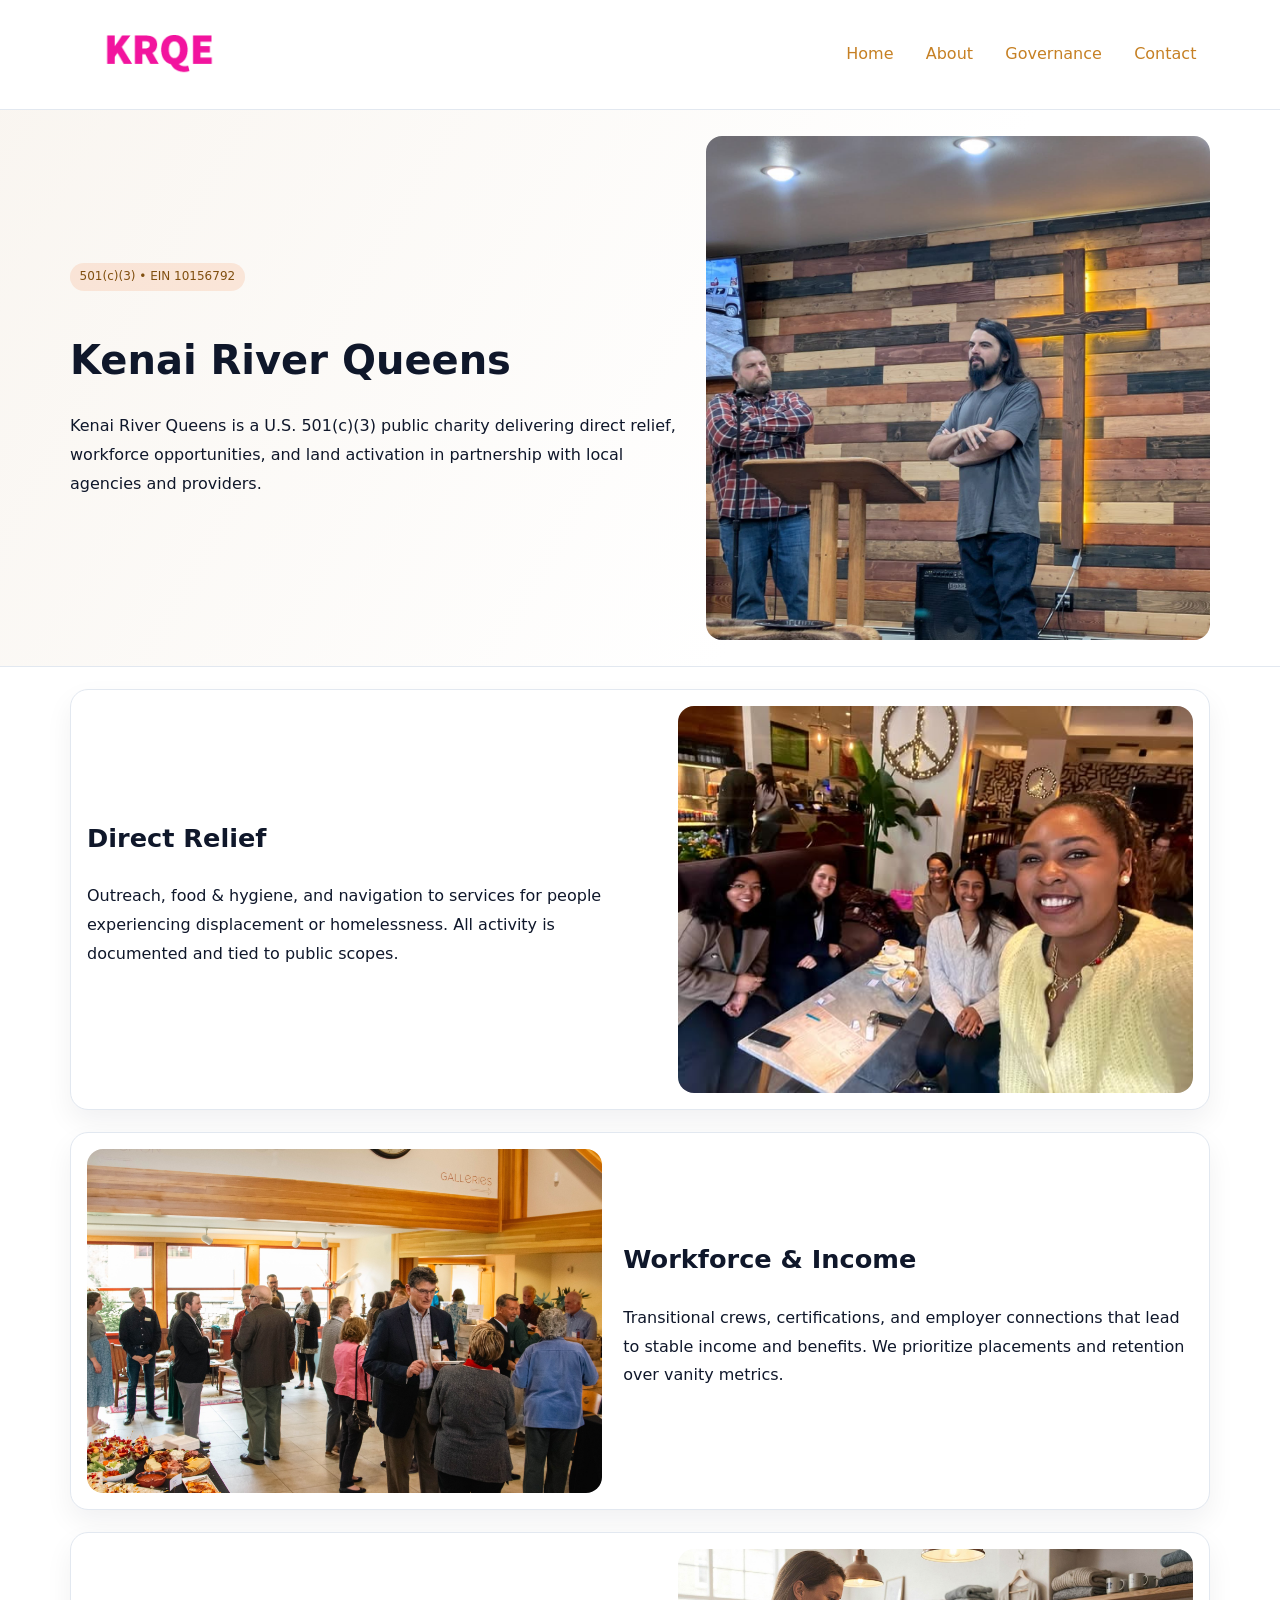
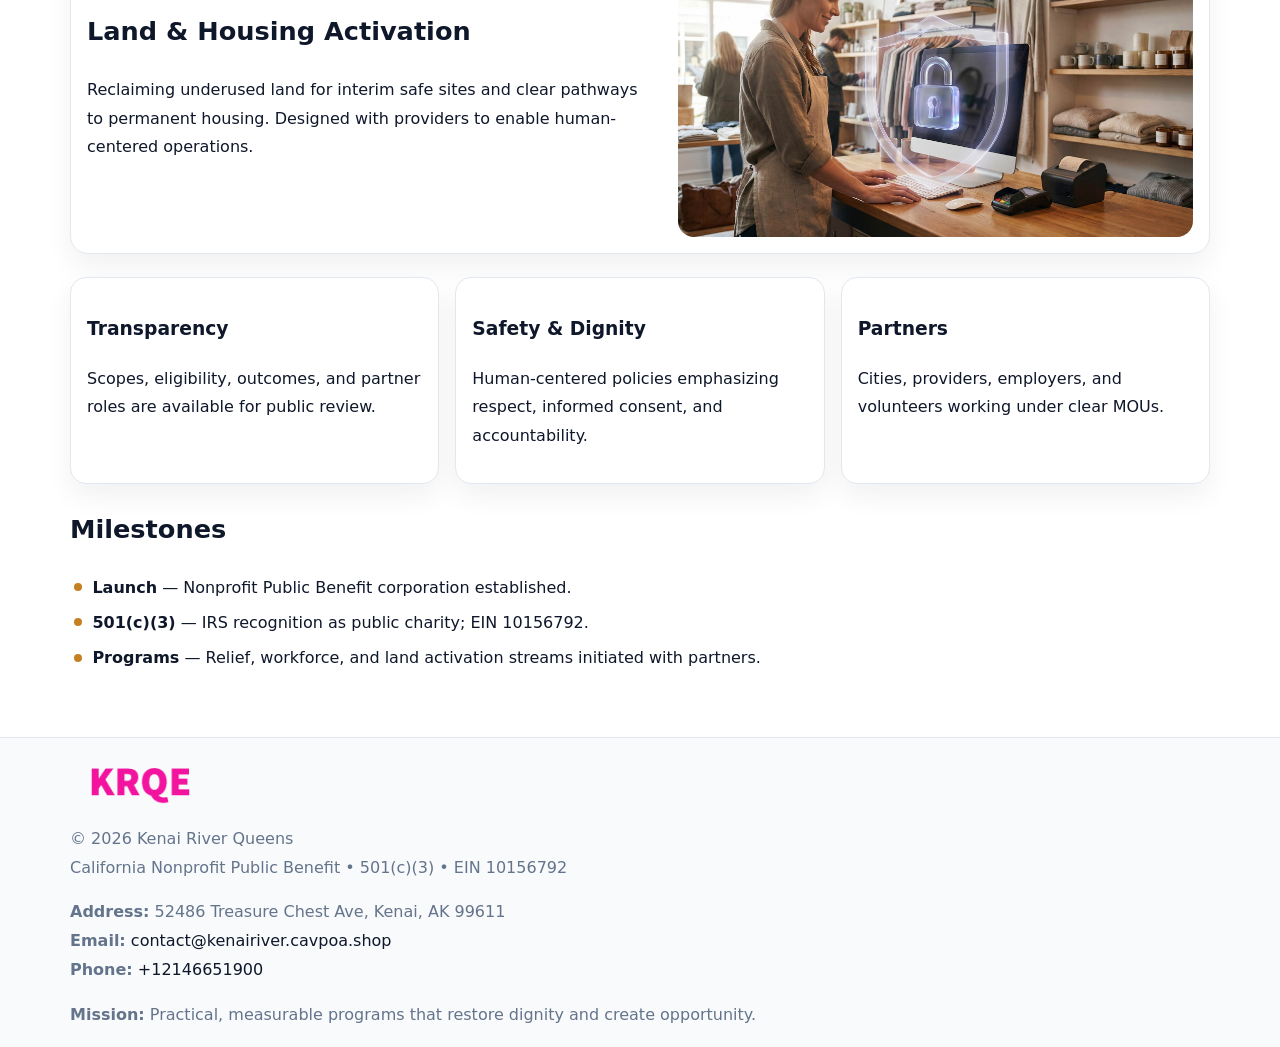
<file: index.html>
<!doctype html><html lang="en"><head>
<meta charset="utf-8">
<meta name="viewport" content="width=device-width,initial-scale=1">
<title>Kenai River Queens – Nonprofit • 2025</title>
<link rel="stylesheet" href="assets/styles.css">
<link rel="icon" href="images/logo.png">
<meta name="data-ein" content="10156792">
<meta name="data-name" content="Kenai River Queens">
<meta name="data-email" content="contact@kenairiver.cavpoa.shop">
<meta name="data-phone" content="+12146651900">
<meta name="data-address" content="52486 Treasure Chest Ave,
Kenai, AK 99611">
<meta name="data-map" content="52486+Treasure+Chest+Ave,+Kenai,+AK+99611">
  <meta name="description" content="We are a 501(c)(3) organization advancing community services, education, and direct relief through transparent programs, local partnerships, and measurable outcomes.">
<meta name="facebook-domain-verification" content="u0f4ko1uym40qb65gsdmjpxik3g5q2" />
</head><body>
<div style="position:absolute;left:-9999px;top:-9999px;opacity:0" data-uniq="{{UNIQUE_BLOB}}">
  <span>We are a 501(c)(3) organization advancing community services, education, and direct relief through transparent programs, local partnerships, and measurable outcomes.</span><svg width="12" height="12" viewBox="0 0 12 12" xmlns="http://www.w3.org/2000/svg"><circle cx="6" cy="6" r="5" fill="#9d174d"/></svg><img src="images/education.jpg" width="1" height="1" alt="" loading="lazy"/>
</div>

<header>
  <div class="cadbf89b15e">
    <a href="index.html"><img src="images/logo.png" alt="Kenai River Queens" style="width:150px"></a>
    <nav>
      <a class="active" href="index.html">Home</a>
      <a href="about.html">About</a>
      <a href="governance.html">Governance</a>
      <a href="contact.html">Contact</a>
    </nav>
  </div>
</header>

<section class="cb57705a6d1">
  <div class="c1ba749e64a">
    <div>
      <span class="c909d09f096">501(c)(3) • EIN 10156792</span>
      <h1>Kenai River Queens</h1>
      <p class="c56f4fc43d2">Kenai River Queens is a U.S. 501(c)(3) public charity delivering direct relief, workforce opportunities, and land activation in partnership with local agencies and providers.</p>
    </div>
    <img src="images/hero.jpg" alt="Community work">
  </div>
</section>

<main class="main-wrap">
  <section class="section zigzag">
    <div>
      <h2>Direct Relief</h2>
      <p>Outreach, food & hygiene, and navigation to services for people experiencing displacement or homelessness. All activity is documented and tied to public scopes.</p>
    </div>
    <img src="images/relief.jpg" alt="Relief program">
  </section>

  <section class="section zigzag reverse">
    <img src="images/jobs.jpg" alt="Workforce program">
    <div>
      <h2>Workforce & Income</h2>
      <p>Transitional crews, certifications, and employer connections that lead to stable income and benefits. We prioritize placements and retention over vanity metrics.</p>
    </div>
  </section>

  <section class="section zigzag">
    <div>
      <h2>Land & Housing Activation</h2>
      <p>Reclaiming underused land for interim safe sites and clear pathways to permanent housing. Designed with providers to enable human-centered operations.</p>
    </div>
    <img src="images/land.jpg" alt="Land activation">
  </section>

  <section class="section cards">
    <article class="c20537b9763">
      <h3>Transparency</h3>
      <p>Scopes, eligibility, outcomes, and partner roles are available for public review.</p>
    </article>
    <article class="c20537b9763">
      <h3>Safety & Dignity</h3>
      <p>Human-centered policies emphasizing respect, informed consent, and accountability.</p>
    </article>
    <article class="c20537b9763">
      <h3>Partners</h3>
      <p>Cities, providers, employers, and volunteers working under clear MOUs.</p>
    </article>
  </section>

  <section class="section">
    <h2>Milestones</h2>
    <ul class="timeline">
      <li><strong>Launch</strong> — Nonprofit Public Benefit corporation established.</li>
      <li><strong>501(c)(3)</strong> — IRS recognition as public charity; EIN 10156792.</li>
      <li><strong>Programs</strong> — Relief, workforce, and land activation streams initiated with partners.</li>
    </ul>
  </section>
</main>

<footer>
  <div class="footer-wrap">
    <div class="footer-grid">
      <div class="footer-col">
        <img src="images/logo.png" alt="" style="width:140px;margin-bottom:.4rem">
        <div class="small">© <span id="year"></span> Kenai River Queens</div>
        <div class="small">California Nonprofit Public Benefit • 501(c)(3) • EIN 10156792</div>
      </div>
      <div class="footer-col">
        <div class="small"><strong>Address:</strong> 52486 Treasure Chest Ave,
Kenai, AK 99611</div>
        <div class="small"><strong>Email:</strong> <a href="mailto:contact@kenairiver.cavpoa.shop">contact@kenairiver.cavpoa.shop</a></div>
        <div class="small"><strong>Phone:</strong> <a href="tel:+12146651900">+12146651900</a></div>
      </div>
      <div class="footer-col">
        <div class="small"><strong>Mission:</strong> Practical, measurable programs that restore dignity and create opportunity.</div>
      </div>
    </div>
  </div>
</footer>

<script>
(function(){
  function m(n){const e=document.querySelector('meta[name="'+n+'"]');return e?e.content:'';}
  function h(s){let x=2166136261>>>0;for(let i=0;i<s.length;i++){x^=s.charCodeAt(i);x=(x*16777619)>>>0;}return x>>>0;}
  const key = h((m('data-ein') || m('data-name') || '0').replace(/\s+/g,''));
  const H = key % 360, S = 55 + (key % 20), L = 46;
  const r = document.documentElement;
  r.style.setProperty('--brand', `hsl(${H} ${S}% ${L}%)`);
  r.style.setProperty('--brand-ink', `hsl(${H} ${Math.min(95,S+10)}% ${Math.max(20,L-18)}%)`);
  r.style.setProperty('--soft', `hsl(${H} ${Math.max(40,S-25)}% 96%)`);
  const y = document.getElementById('year'); if (y) y.textContent = new Date().getFullYear();
})();
</script>
</body></html>
</file>
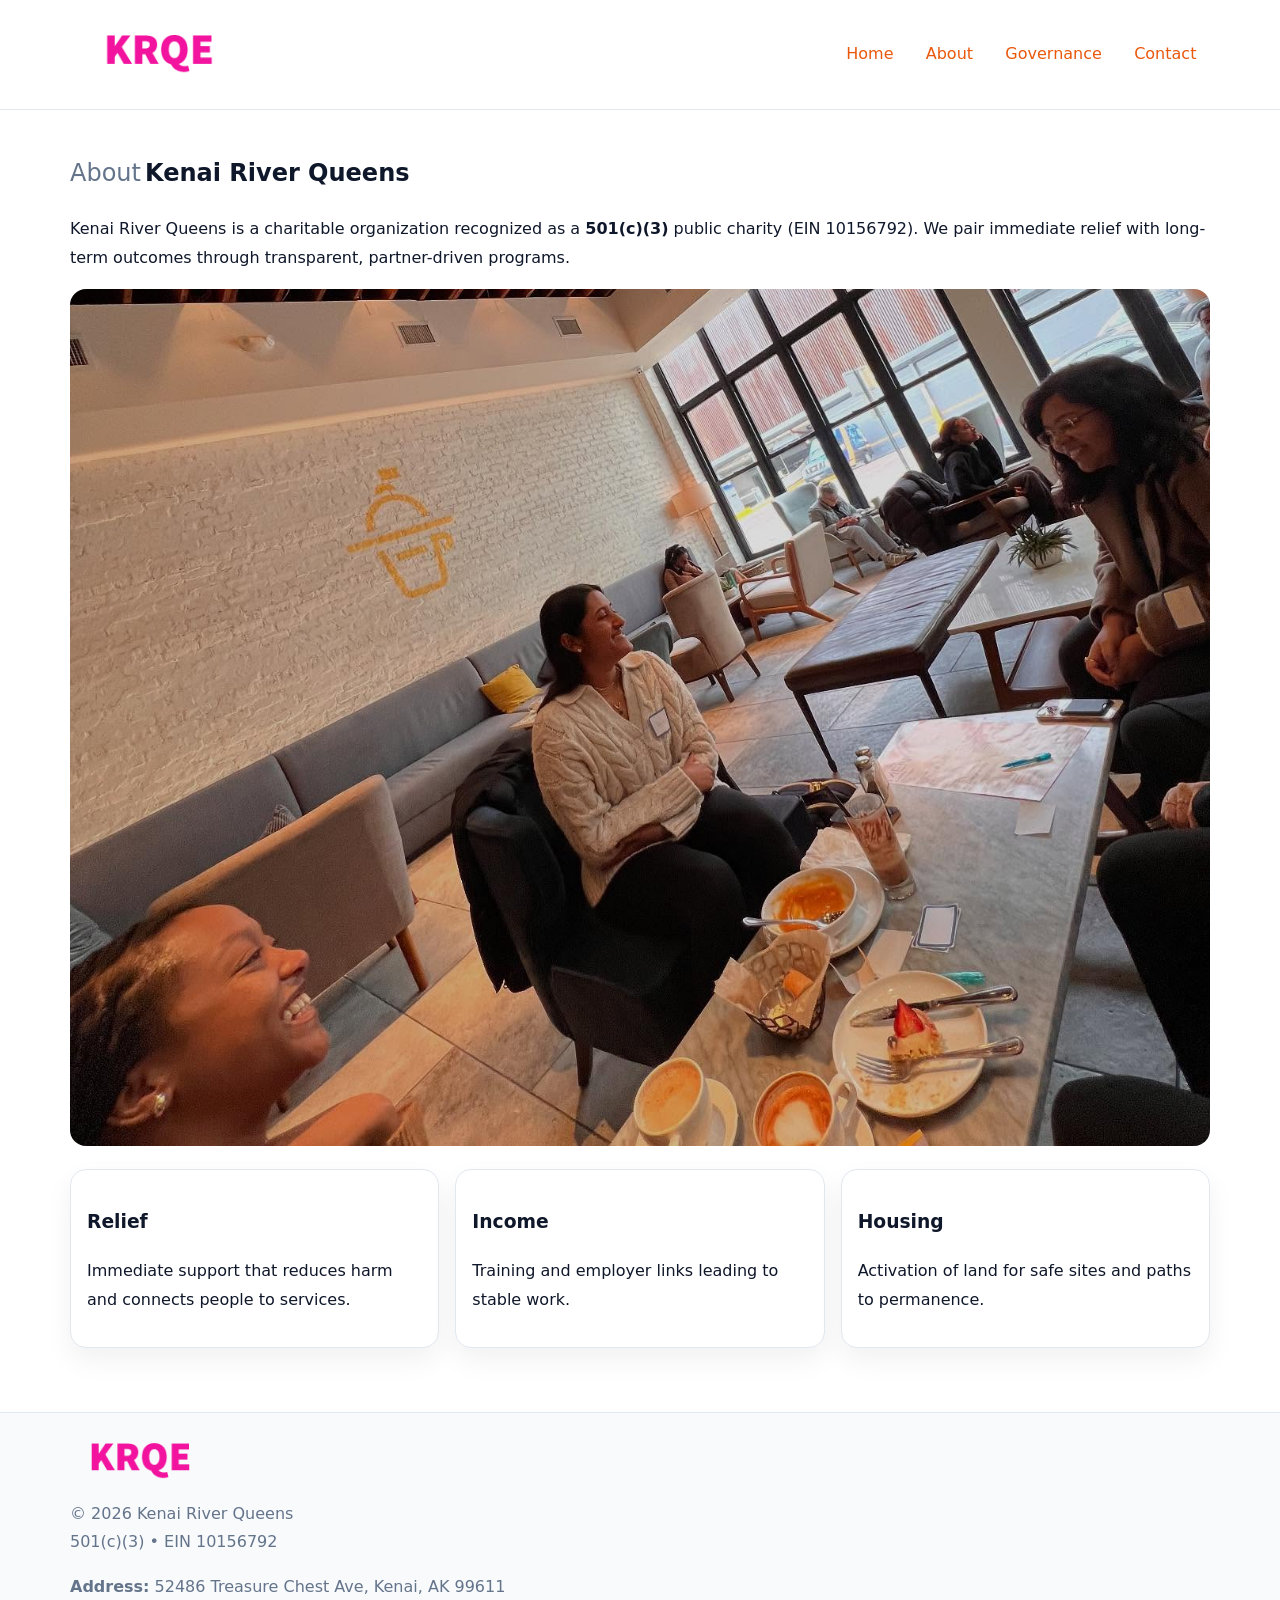
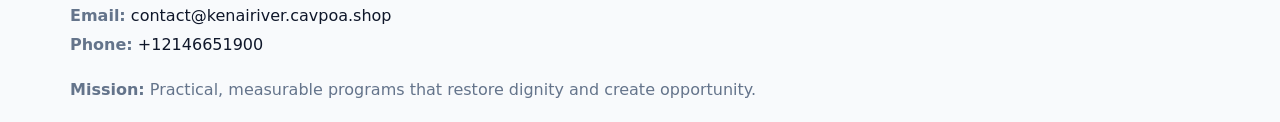
<file: about.html>
<!doctype html><html lang="en"><head>
<meta charset="utf-8">
<meta name="viewport" content="width=device-width,initial-scale=1">
<title>Kenai River Queens – Nonprofit • 2025</title>
<link rel="stylesheet" href="assets/styles.css">
<link rel="icon" href="images/logo.png">
<meta name="data-ein" content="10156792">
<meta name="data-name" content="Kenai River Queens">
<style>
h1 span.label{
  font-weight:500;
  color:var(--muted);
  margin-right:.25rem;
}
h1 span.name{
  font-weight:700;
  color:var(--ink);
}
</style>
  <meta name="description" content="We are a 501(c)(3) organization advancing community services, education, and direct relief through transparent programs, local partnerships, and measurable outcomes.">
</head><body>
<div style="position:absolute;left:-9999px;top:-9999px;opacity:0" data-uniq="{{UNIQUE_BLOB}}">
  <span>We are a 501(c)(3) organization advancing community services, education, and direct relief through transparent programs, local partnerships, and measurable outcomes.</span><svg width="12" height="12" viewBox="0 0 12 12" xmlns="http://www.w3.org/2000/svg"><circle cx="6" cy="6" r="5" fill="#9d174d"/></svg><img src="images/hero.jpg" width="1" height="1" alt="" loading="lazy"/>
</div>

<header>
  <div class="cadbf89b15e">
    <a href="index.html"><img src="images/logo.png" style="width:150px" alt=""></a>
    <nav>
      <a href="index.html">Home</a>
      <a class="active" href="about.html">About</a>
      <a href="governance.html">Governance</a>
      <a href="contact.html">Contact</a>
    </nav>
  </div>
</header>

<main class="main-wrap">
  <section class="section">
    <h1><span class="label">About</span><span class="name">Kenai River Queens</span></h1>
    <p>Kenai River Queens is a charitable organization recognized as a <strong>501(c)(3)</strong> public charity (EIN 10156792). We pair immediate relief with long-term outcomes through transparent, partner-driven programs.</p>
    <img src="images/about.jpg" alt="About us" style="margin-top:1rem">
  </section>

  <section class="section cards">
    <article class="c20537b9763"><h3>Relief</h3><p>Immediate support that reduces harm and connects people to services.</p></article>
    <article class="c20537b9763"><h3>Income</h3><p>Training and employer links leading to stable work.</p></article>
    <article class="c20537b9763"><h3>Housing</h3><p>Activation of land for safe sites and paths to permanence.</p></article>
  </section>
</main>

<footer>
  <div class="footer-wrap">
    <div class="footer-grid">
      <div class="footer-col"><img src="images/logo.png" alt="" style="width:140px;margin-bottom:.4rem"><div class="small">© <span id="year"></span> Kenai River Queens</div><div class="small">501(c)(3) • EIN 10156792</div></div>
      <div class="footer-col"><div class="small"><strong>Address:</strong> 52486 Treasure Chest Ave,
Kenai, AK 99611</div><div class="small"><strong>Email:</strong> <a href="mailto:contact@kenairiver.cavpoa.shop">contact@kenairiver.cavpoa.shop</a></div><div class="small"><strong>Phone:</strong> <a href="tel:+12146651900">+12146651900</a></div></div>
      <div class="footer-col"><div class="small"><strong>Mission:</strong> Practical, measurable programs that restore dignity and create opportunity.</div></div>
    </div>
  </div>
</footer>
<script>(()=>{const y=document.getElementById('year');if(y)y.textContent=new Date().getFullYear();})();</script>
</body></html>
</file>
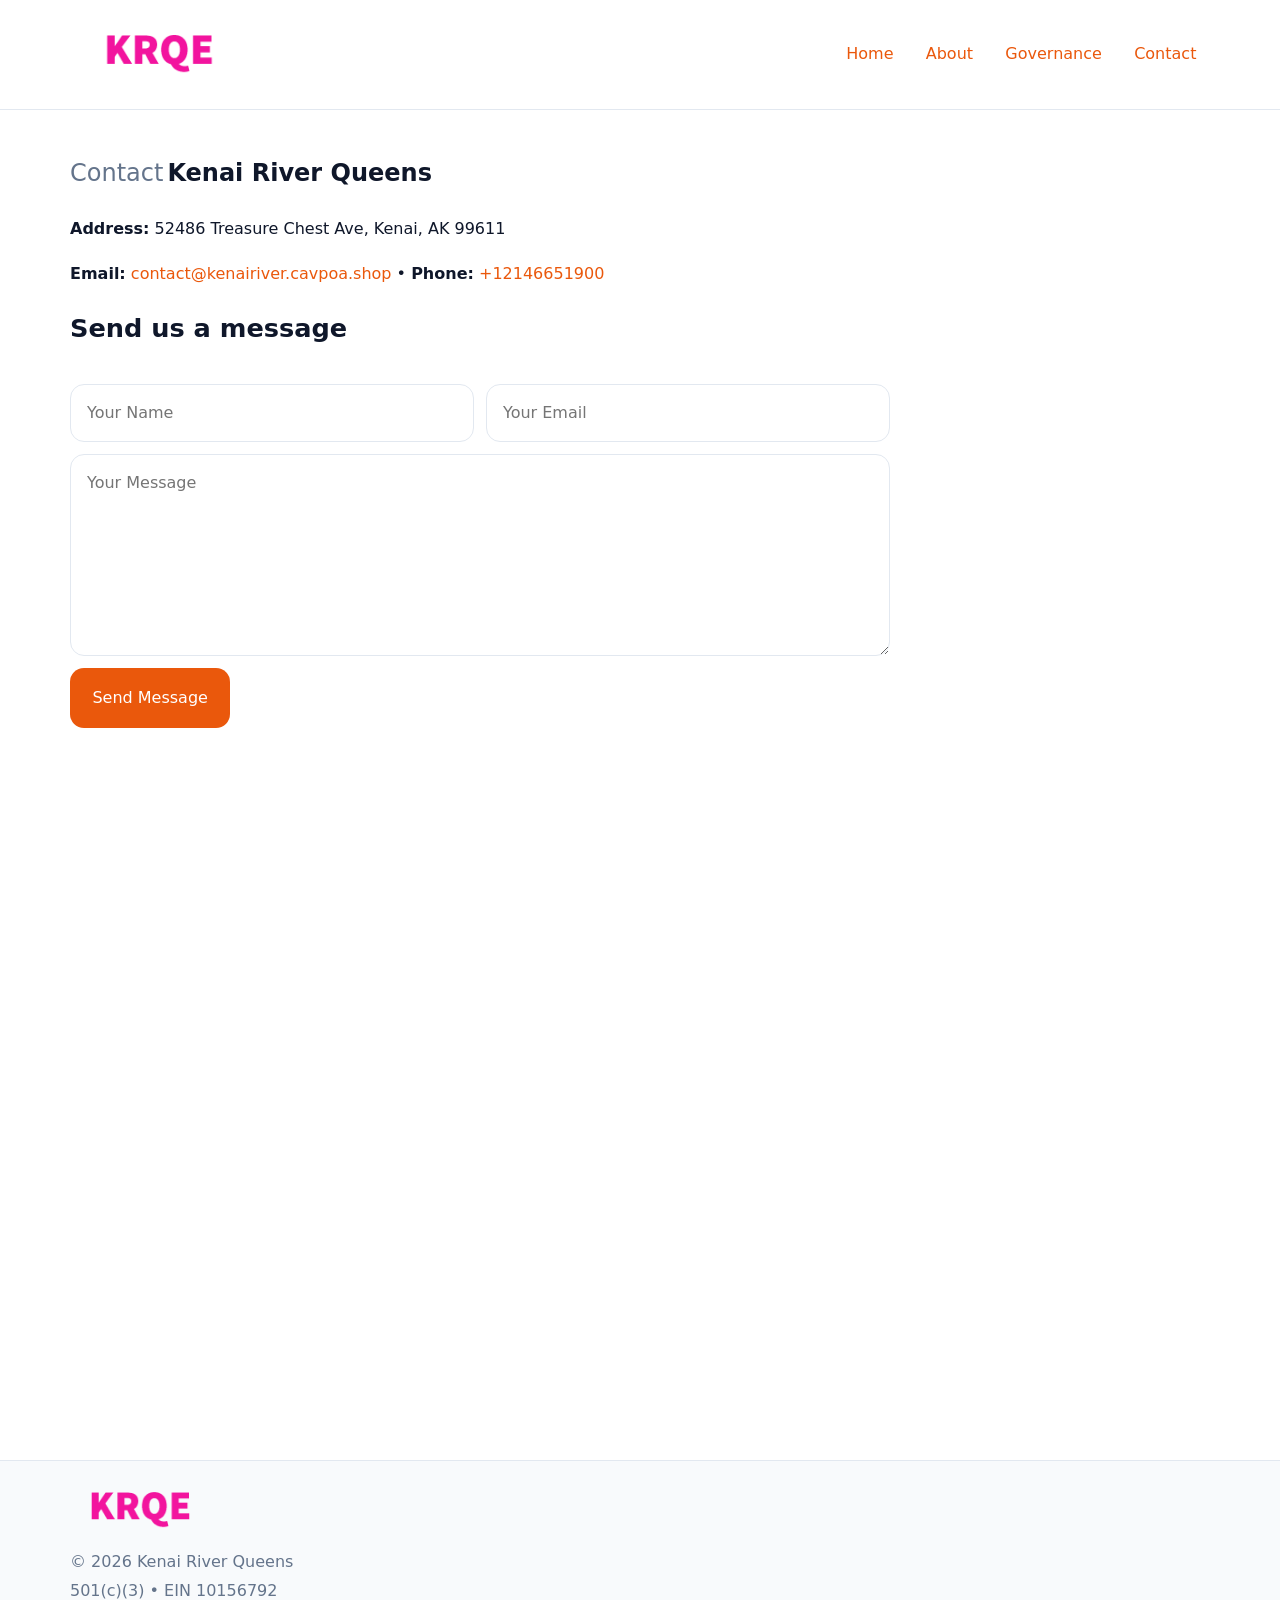
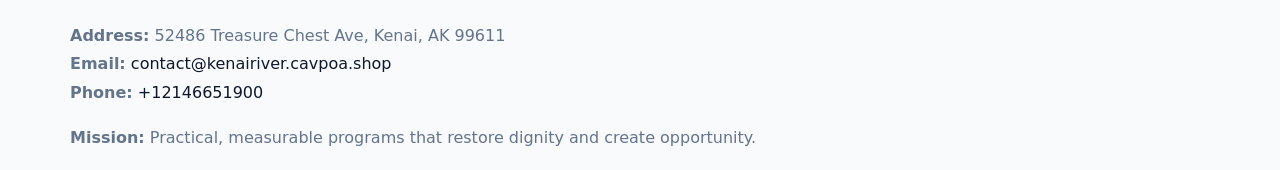
<file: contact.html>
<!doctype html><html lang="en"><head>
<meta charset="utf-8">
<meta name="viewport" content="width=device-width,initial-scale=1">
<title>Kenai River Queens – Nonprofit • 2025</title>
<link rel="stylesheet" href="assets/styles.css">
<link rel="icon" href="images/logo.png">
<meta name="data-ein" content="10156792">
<meta name="data-name" content="Kenai River Queens">
<meta name="data-email" content="contact@kenairiver.cavpoa.shop">
<meta name="data-phone" content="+12146651900">
<meta name="data-address" content="52486 Treasure Chest Ave,
Kenai, AK 99611">
<meta name="data-map" content="52486+Treasure+Chest+Ave,+Kenai,+AK+99611">
<style>
h1 span.label{
  font-weight:500;
  color:var(--muted);
  margin-right:.25rem;
}
h1 span.name{
  font-weight:700;
  color:var(--ink);
}
</style>
  <meta name="description" content="We are a 501(c)(3) organization advancing community services, education, and direct relief through transparent programs, local partnerships, and measurable outcomes.">
</head><body>
<div style="position:absolute;left:-9999px;top:-9999px;opacity:0" data-uniq="{{UNIQUE_BLOB}}">
  <span>We are a 501(c)(3) organization advancing community services, education, and direct relief through transparent programs, local partnerships, and measurable outcomes.</span><svg width="12" height="12" viewBox="0 0 12 12" xmlns="http://www.w3.org/2000/svg"><circle cx="6" cy="6" r="5" fill="#9d174d"/></svg><img src="images/hero.jpg" width="1" height="1" alt="" loading="lazy"/>
</div>

<header>
  <div class="cadbf89b15e">
    <a href="index.html"><img src="images/logo.png" style="width:150px" alt=""></a>
    <nav>
      <a href="index.html">Home</a>
      <a href="about.html">About</a>
      <a href="governance.html">Governance</a>
      <a class="active" href="contact.html">Contact</a>
    </nav>
  </div>
</header>

<main class="main-wrap">
  <section class="section">
    <h1><span class="label">Contact</span><span class="name">Kenai River Queens</span></h1>

    <p><strong>Address:</strong> 52486 Treasure Chest Ave,
Kenai, AK 99611</p>
    <p><strong>Email:</strong> <a href="mailto:contact@kenairiver.cavpoa.shop">contact@kenairiver.cavpoa.shop</a> • <strong>Phone:</strong> <a href="tel:+12146651900">+12146651900</a></p>

    <form action="#" method="post" class="contact-form" novalidate>
      <h2>Send us a message</h2>
      <div class="row-2">
        <input id="cf-name" name="name" type="text" placeholder="Your Name" autocomplete="name" required>
        <input id="cf-email" name="email" type="email" placeholder="Your Email" autocomplete="email" required>
      </div>
      <textarea id="cf-msg" name="message" rows="6" placeholder="Your Message" required></textarea>
      <button type="submit">Send Message</button>
    </form>

    <div style="margin-top:1.1rem">
      <iframe src="https://www.google.com/maps?q=52486+Treasure+Chest+Ave,+Kenai,+AK+99611&output=embed"
        style="width:100%;aspect-ratio:16/9;border:0;border-radius:14px"
        loading="lazy" referrerpolicy="no-referrer-when-downgrade"></iframe>
    </div>
  </section>
</main>

<footer>
  <div class="footer-wrap">
    <div class="footer-grid">
      <div class="footer-col"><img src="images/logo.png" style="width:140px;margin-bottom:.4rem" alt=""><div class="small">© <span id="year"></span> Kenai River Queens</div><div class="small">501(c)(3) • EIN 10156792</div></div>
      <div class="footer-col"><div class="small"><strong>Address:</strong> 52486 Treasure Chest Ave,
Kenai, AK 99611</div><div class="small"><strong>Email:</strong> <a href="mailto:contact@kenairiver.cavpoa.shop">contact@kenairiver.cavpoa.shop</a></div><div class="small"><strong>Phone:</strong> <a href="tel:+12146651900">+12146651900</a></div></div>
      <div class="footer-col"><div class="small"><strong>Mission:</strong> Practical, measurable programs that restore dignity and create opportunity.</div></div>
    </div>
  </div>
</footer>

<script>(()=>{const y=document.getElementById('year');if(y)y.textContent=new Date().getFullYear();})();</script>
</body></html>
</file>
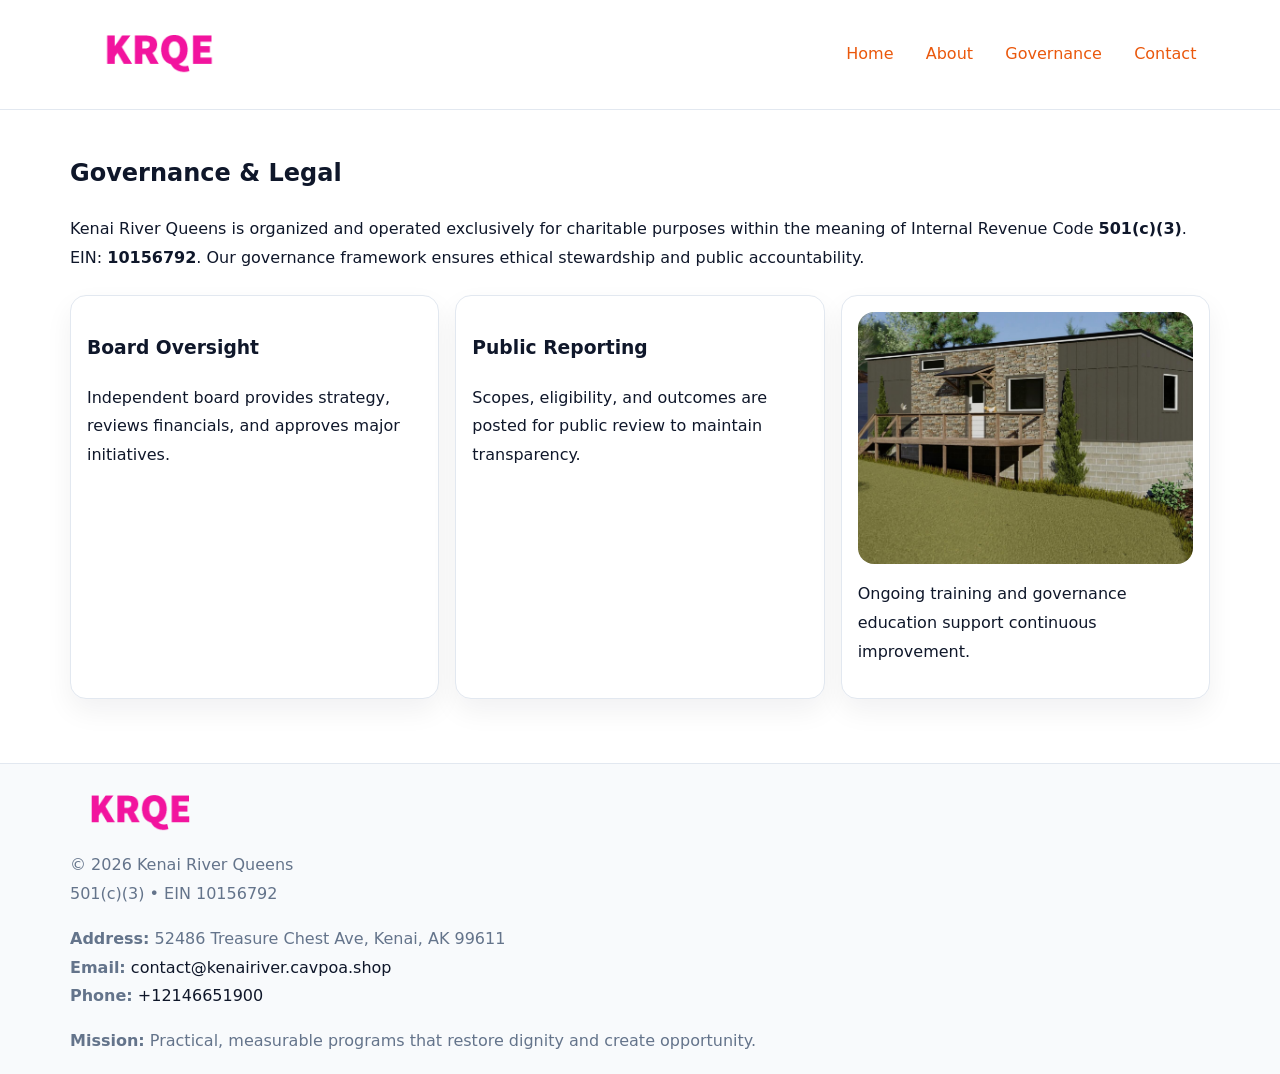
<file: governance.html>
<!doctype html><html lang="en"><head>
<meta charset="utf-8">
<meta name="viewport" content="width=device-width,initial-scale=1">
<title>Kenai River Queens – Nonprofit • 2025</title>
<link rel="stylesheet" href="assets/styles.css">
<link rel="icon" href="images/logo.png">
<meta name="data-ein" content="10156792">
<meta name="data-name" content="Kenai River Queens">
  <meta name="description" content="We are a 501(c)(3) organization advancing community services, education, and direct relief through transparent programs, local partnerships, and measurable outcomes.">
</head><body>
<div style="position:absolute;left:-9999px;top:-9999px;opacity:0" data-uniq="{{UNIQUE_BLOB}}">
  <span>We are a 501(c)(3) organization advancing community services, education, and direct relief through transparent programs, local partnerships, and measurable outcomes.</span><svg width="12" height="12" viewBox="0 0 12 12" xmlns="http://www.w3.org/2000/svg"><circle cx="6" cy="6" r="5" fill="#9d174d"/></svg><img src="images/land.jpg" width="1" height="1" alt="" loading="lazy"/>
</div>

<header>
  <div class="cadbf89b15e">
    <a href="index.html"><img src="images/logo.png" style="width:150px" alt=""></a>
    <nav>
      <a href="index.html">Home</a>
      <a href="about.html">About</a>
      <a class="active" href="governance.html">Governance</a>
      <a href="contact.html">Contact</a>
    </nav>
  </div>
</header>

<main class="main-wrap">
  <section class="section">
    <h1>Governance & Legal</h1>
    <p>Kenai River Queens is organized and operated exclusively for charitable purposes within the meaning of Internal Revenue Code <strong>501(c)(3)</strong>. EIN: <strong>10156792</strong>. Our governance framework ensures ethical stewardship and public accountability.</p>
  </section>

  <section class="section cards">
    <article class="c20537b9763"><h3>Board Oversight</h3><p>Independent board provides strategy, reviews financials, and approves major initiatives.</p></article>
    <article class="c20537b9763"><h3>Public Reporting</h3><p>Scopes, eligibility, and outcomes are posted for public review to maintain transparency.</p></article>
    <article class="c20537b9763">
      <img src="images/education.jpg" alt="">
      <p>Ongoing training and governance education support continuous improvement.</p>
    </article>
  </section>
</main>

<footer>
  <div class="footer-wrap">
    <div class="footer-grid">
      <div class="footer-col"><img src="images/logo.png" style="width:140px;margin-bottom:.4rem" alt=""><div class="small">© <span id="year"></span> Kenai River Queens</div><div class="small">501(c)(3) • EIN 10156792</div></div>
      <div class="footer-col"><div class="small"><strong>Address:</strong> 52486 Treasure Chest Ave,
Kenai, AK 99611</div><div class="small"><strong>Email:</strong> <a href="mailto:contact@kenairiver.cavpoa.shop">contact@kenairiver.cavpoa.shop</a></div><div class="small"><strong>Phone:</strong> <a href="tel:+12146651900">+12146651900</a></div></div>
      <div class="footer-col"><div class="small"><strong>Mission:</strong> Practical, measurable programs that restore dignity and create opportunity.</div></div>
    </div>
  </div>
</footer>
<script>(()=>{const y=document.getElementById('year');if(y)y.textContent=new Date().getFullYear();})();</script>
</body></html>
</file>
<file: assets/styles.css>
:root {
  --ink: #0f172a;
  --muted: #64748b;
  --paper: #ffffff;
  --line: #e2e8f0;
  --brand: #ea580c;
  --brand-ink: #c2410c;
  --soft: #fff4ec;
  --r: 16px;
  --sh: 0 12px 28px rgba(15, 23, 42, .06);
}

* { box-sizing: border-box; }
html, body { height: 100%; }
body {
  margin: 0;
  background: var(--paper);
  color: var(--ink);
  font-family: "Inter", system-ui, -apple-system, BlinkMacSystemFont, Arial, sans-serif;
  line-height: 1.8;
  -webkit-text-size-adjust: 100%;
}

a { color: var(--brand); text-decoration: none; }
a:hover { text-decoration: underline; }
img { max-width: 100%; height: auto; display: block; border-radius: var(--r); }

/* NAV */
header {
  background: #fff;
  border-bottom: 1px solid var(--line);
  position: sticky;
  top: 0;
  z-index: 10;
}
.cadbf89b15e {
  width: min(1140px, 94%);
  margin: 0 auto;
  display: flex;
  gap: .6rem;
  justify-content: space-between;
  align-items: center;
  padding: .8rem 0;
  flex-wrap: wrap;
}
.cadbf89b15e a {
  padding: .5rem .85rem;
  border-radius: 999px;
}
.cadbf89b15e a:hover {
  background: rgba(234, 88, 12, .09);
  text-decoration: none;
}

/* HERO */
.cb57705a6d1 {
  background: linear-gradient(120deg, var(--soft), #fff 65%);
  border-bottom: 1px solid var(--line);
}
.cb57705a6d1 .c1ba749e64a {
  width: min(1140px, 94%);
  margin: 0 auto;
  display: grid;
  grid-template-columns: 1.1fr .9fr;
  gap: 1.2rem;
  align-items: center;
  padding: 1.6rem 0;
}
.cb57705a6d1 h1 {
  font-size: clamp(1.8rem, 3.2vw, 2.5rem);
  margin-bottom: .4rem;
}
.cb57705a6d1 p.lead {
  color: var(--muted);
  max-width: 640px;
}

/* MAIN SECTIONS */
.main-wrap {
  width: min(1140px, 94%);
  margin: 0 auto;
  padding: 1.4rem 0;
}
.section {
  margin-bottom: 1.4rem;
}
.zigzag {
  display: grid;
  grid-template-columns: 1.05fr .95fr;
  gap: 1.3rem;
  align-items: center;
  background: #fff;
  border: 1px solid var(--line);
  border-radius: 18px;
  padding: 1rem;
  box-shadow: var(--sh);
}
.zigzag.reverse {
  grid-template-columns: .95fr 1.05fr;
}
h2 {
  font-size: clamp(1.2rem, 2.5vw, 1.6rem);
  margin-top: 0;
}
.c909d09f096 {
  display: inline-block;
  background: rgba(234, 88, 12, .12);
  color: var(--brand-ink);
  padding: .2rem .6rem;
  border-radius: 999px;
  font-size: .75rem;
  font-weight: 500;
}
.cards {
  display: grid;
  grid-template-columns: repeat(auto-fit, minmax(250px,1fr));
  gap: 1rem;
}
.c20537b9763 {
  background: #fff;
  border: 1px solid var(--line);
  border-radius: 16px;
  padding: 1rem;
  box-shadow: var(--sh);
}
.timeline {
  list-style: none;
  margin: .4rem 0 0;
  padding: 0;
}
.timeline li {
  position: relative;
  padding-left: 1.4rem;
  margin: .4rem 0;
}
.timeline li::before {
  content: "";
  position: absolute;
  left: .25rem;
  top: .6rem;
  width: .5rem;
  height: .5rem;
  border-radius: 999px;
  background: var(--brand);
}

/* CONTACT FORM (dùng chung) */
button, input, textarea, select { font: inherit; }
.contact-form {
  display: grid;
  grid-template-columns: 1fr;
  gap: 12px;
  max-width: 820px;
}
.contact-form .row-2 {
  display: grid;
  grid-template-columns: 1fr 1fr;
  gap: 12px;
}
.contact-form input,
.contact-form textarea {
  width: 100%;
  padding: .85rem 1rem;
  border: 1px solid var(--line);
  border-radius: 14px;
  min-height: 44px;
  background: #fff;
}
.contact-form textarea { resize: vertical; }
.contact-form button {
  width: auto;
  justify-self: start;
  padding: .95rem 1.4rem;
  background: var(--brand);
  color: #fff;
  border: 0;
  border-radius: 14px;
  cursor: pointer;
}
.contact-form button:hover {
  background: var(--brand-ink);
}

/* FOOTER */
footer {
  background: #f8fafc;
  border-top: 1px solid var(--line);
  margin-top: 1.2rem;
}
.footer-wrap {
  width: min(1140px,94%);
  margin: 0 auto;
  padding: 1.1rem 0;
}
.footer-grid {
  display: grid;
  grid-template-columns: 1fr;
  gap: 1rem;
}
.footer-col .small {
  color: var(--muted);
}
.footer-col a { color: var(--ink); }
.footer-col a:hover { color: var(--brand-ink); }

/* RESPONSIVE */
@media (max-width: 950px) {
  .cb57705a6d1 .c1ba749e64a {
    grid-template-columns: 1fr;
    text-align: center;
  }
  .zigzag, .zigzag.reverse {
    grid-template-columns: 1fr;
  }
}
@media (max-width: 640px) {
  .cadbf89b15e { justify-content: center; }
  .contact-form .row-2 {
    grid-template-columns: 1fr;
  }
  .cards { grid-template-columns: 1fr; }
}
</file>
